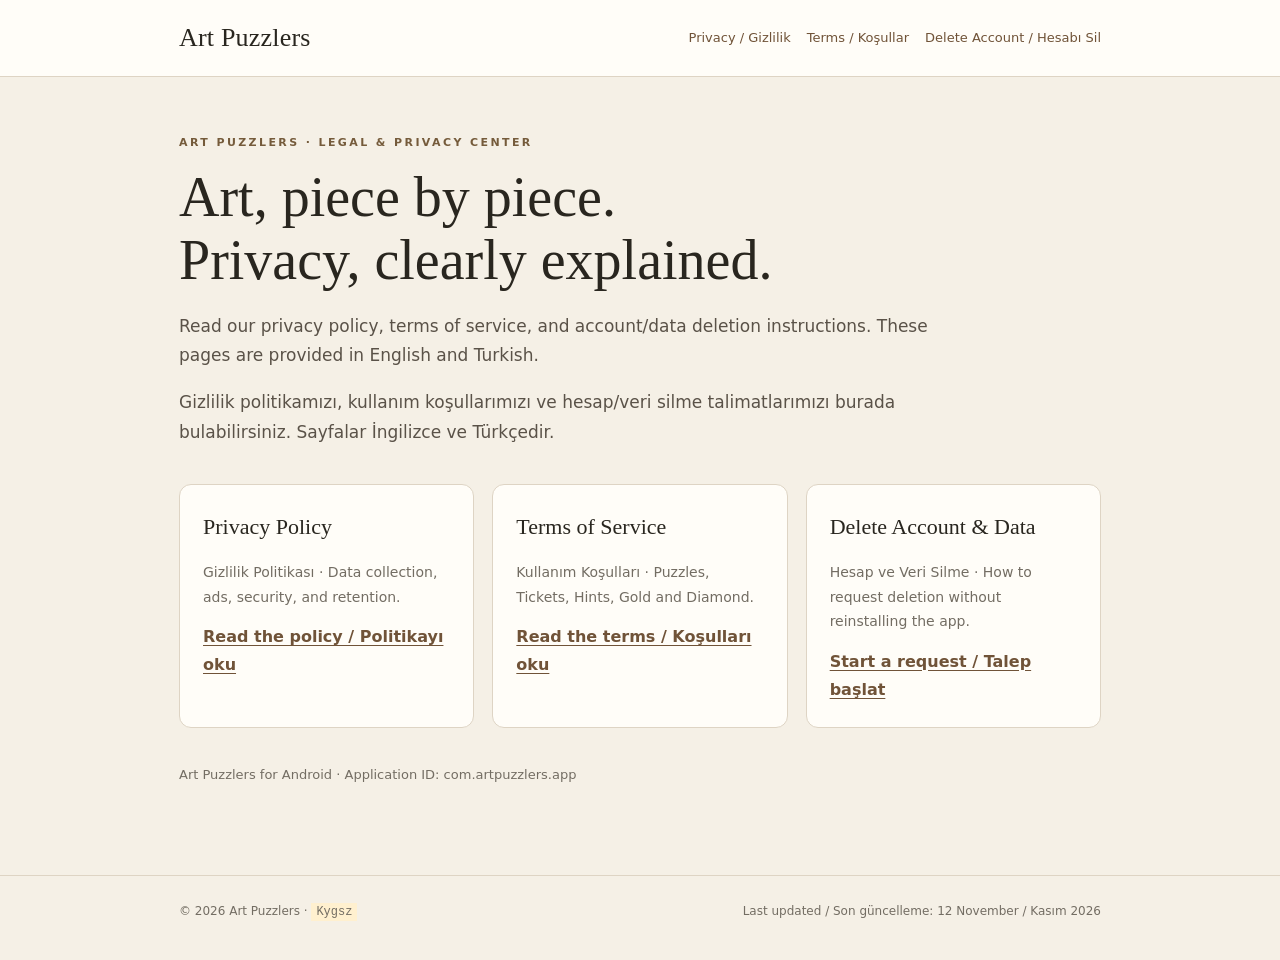
<file: index.html>
<!doctype html><html lang="en"><head><meta charset="utf-8"><meta name="viewport" content="width=device-width, initial-scale=1"><meta name="description" content="Legal and privacy information for Art Puzzlers."><title>Legal & Privacy Center | Art Puzzlers</title><link rel="stylesheet" href="style.css"></head><body><header><div class="wrap top"><a class="brand" href="index.html">Art Puzzlers</a><nav aria-label="Legal pages"><a href="privacy.html">Privacy / Gizlilik</a><a href="terms.html">Terms / Koşullar</a><a href="delete-account.html">Delete Account / Hesabı Sil</a></nav></div></header><main><div class="wrap"><div class="hero"><div class="kicker">Art Puzzlers · Legal & privacy center</div><h1>Art, piece by piece.<br>Privacy, clearly explained.</h1><p class="lead">Read our privacy policy, terms of service, and account/data deletion instructions. These pages are provided in English and Turkish.</p><p class="lead" lang="tr">Gizlilik politikamızı, kullanım koşullarımızı ve hesap/veri silme talimatlarımızı burada bulabilirsiniz. Sayfalar İngilizce ve Türkçedir.</p></div><div class="linkgrid"><article class="panel"><h2>Privacy Policy</h2><p>Gizlilik Politikası · Data collection, ads, security, and retention.</p><a href="privacy.html">Read the policy / Politikayı oku</a></article><article class="panel"><h2>Terms of Service</h2><p>Kullanım Koşulları · Puzzles, Tickets, Hints, Gold and Diamond.</p><a href="terms.html">Read the terms / Koşulları oku</a></article><article class="panel"><h2>Delete Account & Data</h2><p>Hesap ve Veri Silme · How to request deletion without reinstalling the app.</p><a href="delete-account.html">Start a request / Talep başlat</a></article></div><p class="meta">Art Puzzlers for Android · Application ID: com.artpuzzlers.app</p></div></main><footer><div class="wrap"><span>© 2026 Art Puzzlers · <span class="placeholder">Kygsz</span></span><span>Last updated / Son güncelleme: 12 November / Kasım 2026</span></div></footer></body></html>
</file>
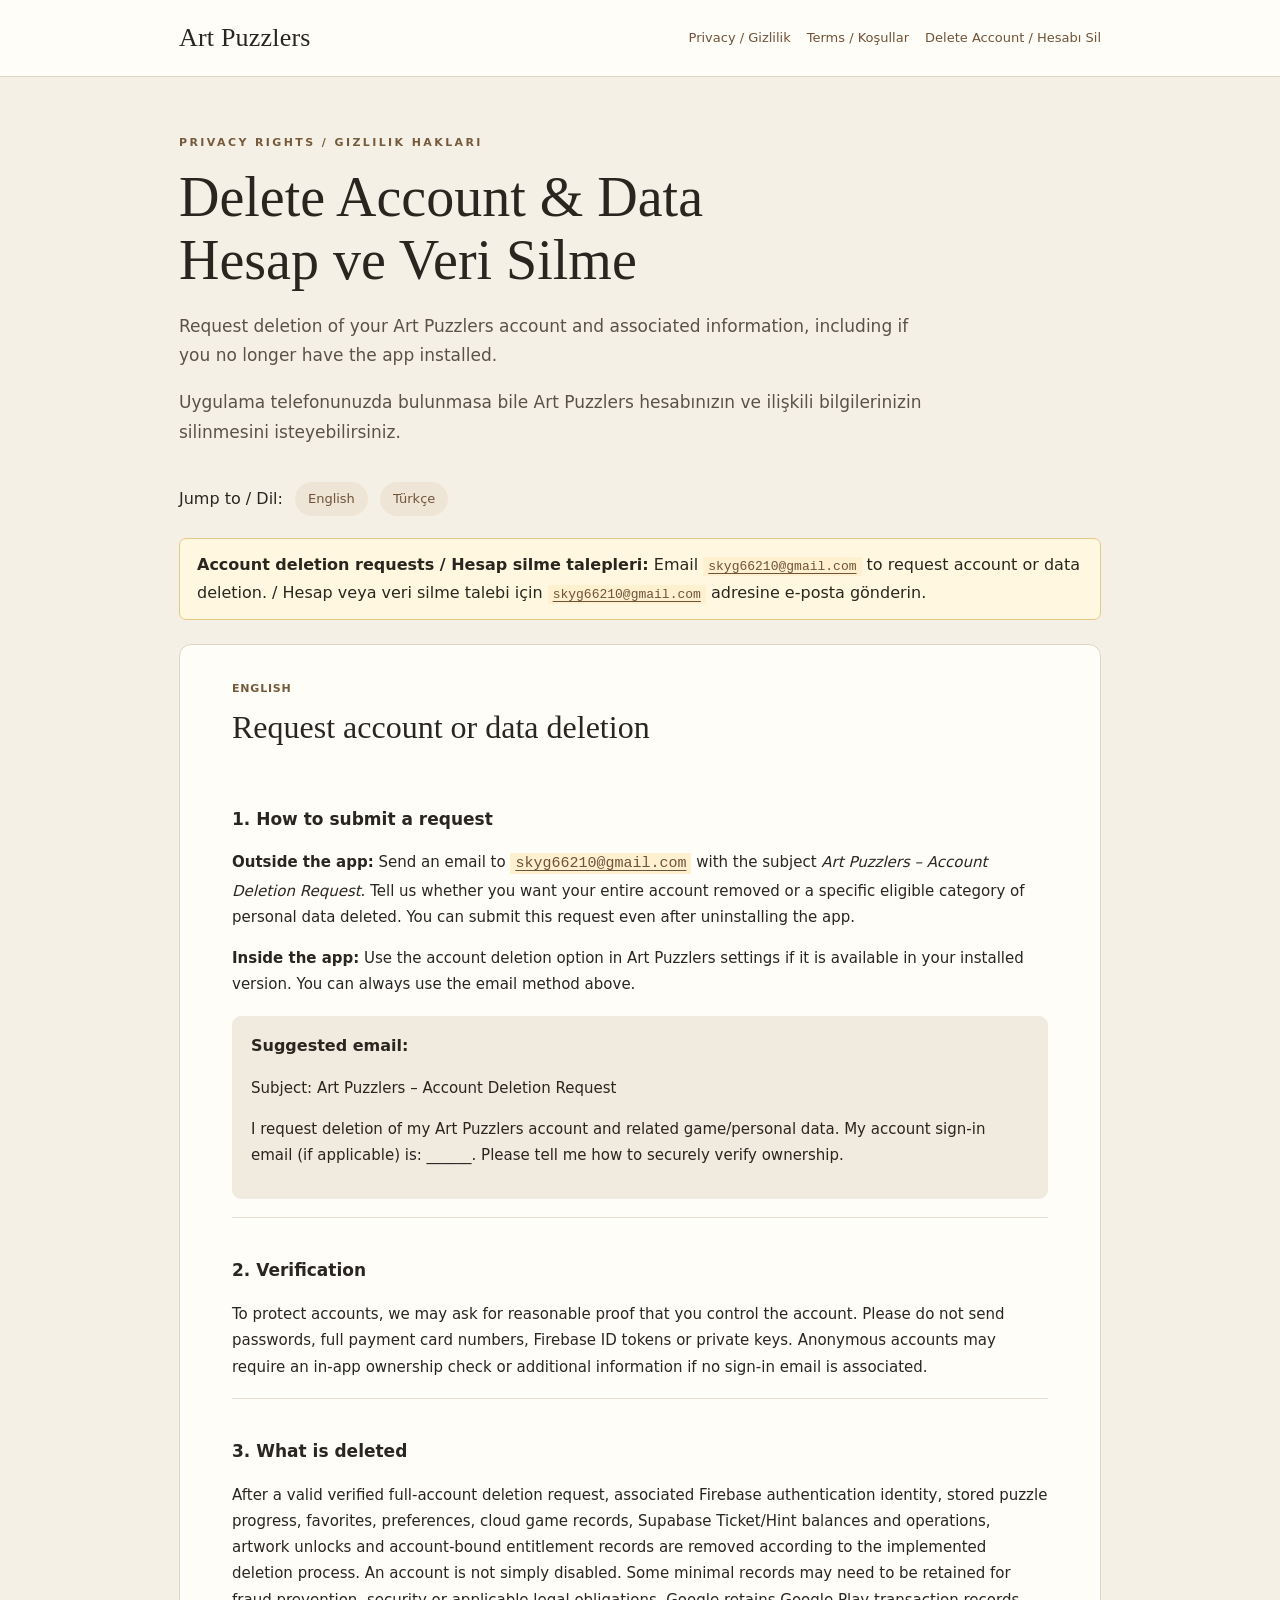
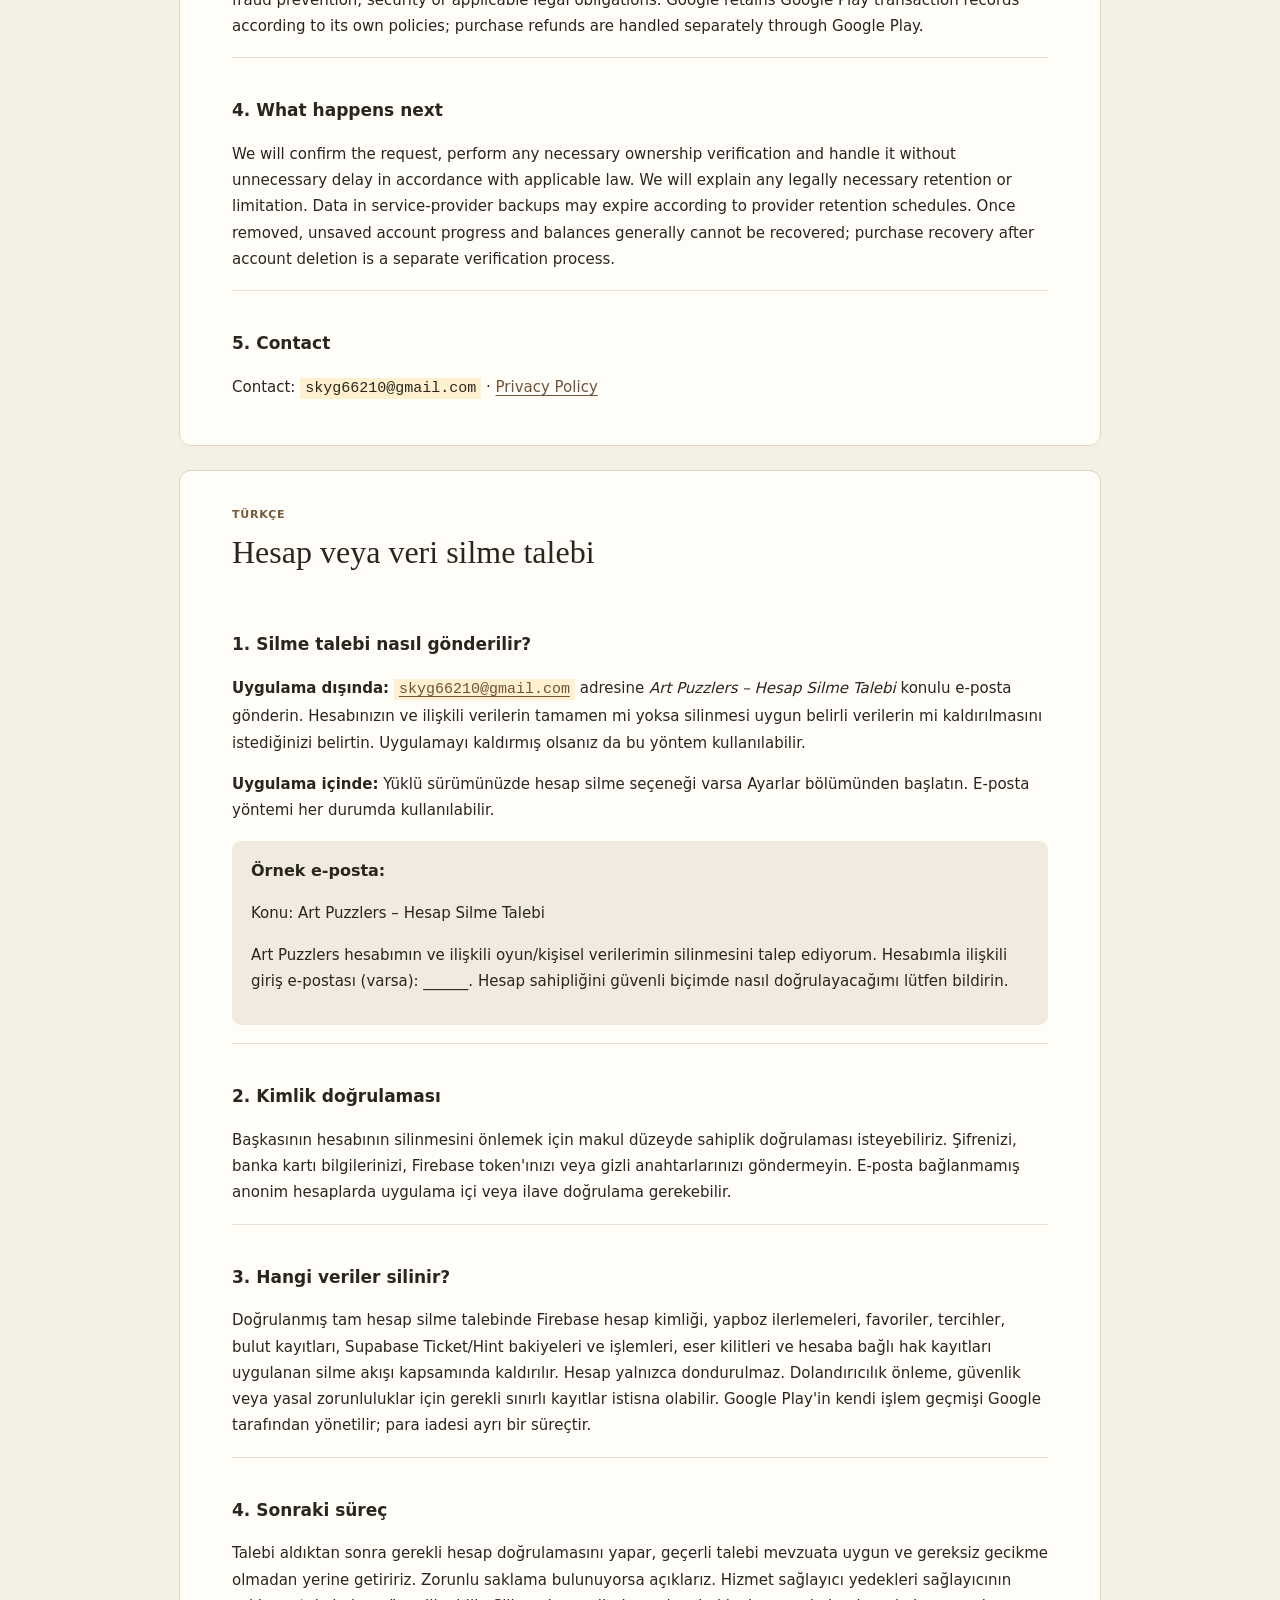
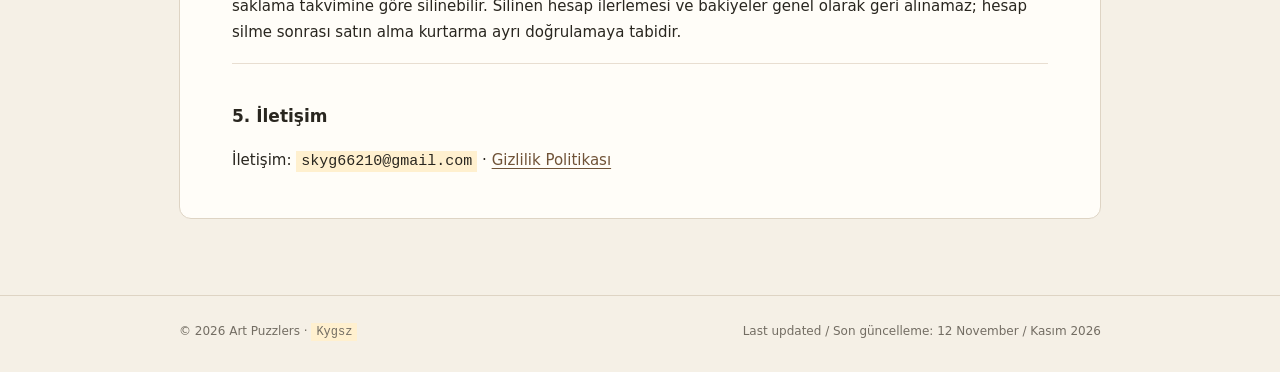
<file: delete-account.html>
<!doctype html><html lang="en"><head><meta charset="utf-8"><meta name="viewport" content="width=device-width, initial-scale=1"><meta name="description" content="How to request deletion of an Art Puzzlers account and associated data."><title>Delete Account & Data / Hesap ve Veri Silme | Art Puzzlers</title><link rel="stylesheet" href="style.css"></head><body><header><div class="wrap top"><a class="brand" href="index.html">Art Puzzlers</a><nav aria-label="Legal pages"><a href="privacy.html">Privacy / Gizlilik</a><a href="terms.html">Terms / Koşullar</a><a href="delete-account.html">Delete Account / Hesabı Sil</a></nav></div></header><main><div class="wrap"><div class="hero"><div class="kicker">Privacy rights / Gizlilik hakları</div><h1>Delete Account & Data<br><span lang="tr">Hesap ve Veri Silme</span></h1><p class="lead">Request deletion of your Art Puzzlers account and associated information, including if you no longer have the app installed.</p><p class="lead" lang="tr">Uygulama telefonunuzda bulunmasa bile Art Puzzlers hesabınızın ve ilişkili bilgilerinizin silinmesini isteyebilirsiniz.</p><div class="langbar"><span>Jump to / Dil:</span><a href="#en">English</a><a href="#tr">Türkçe</a></div></div>
<div class="notice"><strong>Account deletion requests / Hesap silme talepleri:</strong> Email <a href="mailto:skyg66210@gmail.com" class="placeholder">skyg66210@gmail.com</a> to request account or data deletion. / Hesap veya veri silme talebi için <a href="mailto:skyg66210@gmail.com" class="placeholder">skyg66210@gmail.com</a> adresine e-posta gönderin.</div>
<article id="en" lang="en" class="policy"><span class="tag">English</span><h2>Request account or data deletion</h2>
<section><h3>1. How to submit a request</h3><p><strong>Outside the app:</strong> Send an email to <a href="mailto:skyg66210@gmail.com?subject=Art%20Puzzlers%20-%20Account%20Deletion%20Request" class="placeholder">skyg66210@gmail.com</a> with the subject <em>Art Puzzlers – Account Deletion Request</em>. Tell us whether you want your entire account removed or a specific eligible category of personal data deleted. You can submit this request even after uninstalling the app.</p><p><strong>Inside the app:</strong> Use the account deletion option in Art Puzzlers settings if it is available in your installed version. You can always use the email method above.</p><div class="request"><strong>Suggested email:</strong><p>Subject: Art Puzzlers – Account Deletion Request</p><p>I request deletion of my Art Puzzlers account and related game/personal data. My account sign-in email (if applicable) is: ______. Please tell me how to securely verify ownership.</p></div></section>
<section><h3>2. Verification</h3><p>To protect accounts, we may ask for reasonable proof that you control the account. Please do not send passwords, full payment card numbers, Firebase ID tokens or private keys. Anonymous accounts may require an in-app ownership check or additional information if no sign-in email is associated.</p></section>
<section><h3>3. What is deleted</h3><p>After a valid verified full-account deletion request, associated Firebase authentication identity, stored puzzle progress, favorites, preferences, cloud game records, Supabase Ticket/Hint balances and operations, artwork unlocks and account-bound entitlement records are removed according to the implemented deletion process. An account is not simply disabled. Some minimal records may need to be retained for fraud prevention, security or applicable legal obligations. Google retains Google Play transaction records according to its own policies; purchase refunds are handled separately through Google Play.</p></section>
<section><h3>4. What happens next</h3><p>We will confirm the request, perform any necessary ownership verification and handle it without unnecessary delay in accordance with applicable law. We will explain any legally necessary retention or limitation. Data in service-provider backups may expire according to provider retention schedules. Once removed, unsaved account progress and balances generally cannot be recovered; purchase recovery after account deletion is a separate verification process.</p></section>
<section><h3>5. Contact</h3><p>Contact: <span class="placeholder">skyg66210@gmail.com</span> · <a href="privacy.html">Privacy Policy</a></p></section></article>
<article id="tr" lang="tr" class="policy"><span class="tag">Türkçe</span><h2>Hesap veya veri silme talebi</h2>
<section><h3>1. Silme talebi nasıl gönderilir?</h3><p><strong>Uygulama dışında:</strong> <a href="mailto:skyg66210@gmail.com?subject=Art%20Puzzlers%20-%20Hesap%20Silme%20Talebi" class="placeholder">skyg66210@gmail.com</a> adresine <em>Art Puzzlers – Hesap Silme Talebi</em> konulu e-posta gönderin. Hesabınızın ve ilişkili verilerin tamamen mi yoksa silinmesi uygun belirli verilerin mi kaldırılmasını istediğinizi belirtin. Uygulamayı kaldırmış olsanız da bu yöntem kullanılabilir.</p><p><strong>Uygulama içinde:</strong> Yüklü sürümünüzde hesap silme seçeneği varsa Ayarlar bölümünden başlatın. E-posta yöntemi her durumda kullanılabilir.</p><div class="request"><strong>Örnek e-posta:</strong><p>Konu: Art Puzzlers – Hesap Silme Talebi</p><p>Art Puzzlers hesabımın ve ilişkili oyun/kişisel verilerimin silinmesini talep ediyorum. Hesabımla ilişkili giriş e-postası (varsa): ______. Hesap sahipliğini güvenli biçimde nasıl doğrulayacağımı lütfen bildirin.</p></div></section>
<section><h3>2. Kimlik doğrulaması</h3><p>Başkasının hesabının silinmesini önlemek için makul düzeyde sahiplik doğrulaması isteyebiliriz. Şifrenizi, banka kartı bilgilerinizi, Firebase token'ınızı veya gizli anahtarlarınızı göndermeyin. E-posta bağlanmamış anonim hesaplarda uygulama içi veya ilave doğrulama gerekebilir.</p></section>
<section><h3>3. Hangi veriler silinir?</h3><p>Doğrulanmış tam hesap silme talebinde Firebase hesap kimliği, yapboz ilerlemeleri, favoriler, tercihler, bulut kayıtları, Supabase Ticket/Hint bakiyeleri ve işlemleri, eser kilitleri ve hesaba bağlı hak kayıtları uygulanan silme akışı kapsamında kaldırılır. Hesap yalnızca dondurulmaz. Dolandırıcılık önleme, güvenlik veya yasal zorunluluklar için gerekli sınırlı kayıtlar istisna olabilir. Google Play'in kendi işlem geçmişi Google tarafından yönetilir; para iadesi ayrı bir süreçtir.</p></section>
<section><h3>4. Sonraki süreç</h3><p>Talebi aldıktan sonra gerekli hesap doğrulamasını yapar, geçerli talebi mevzuata uygun ve gereksiz gecikme olmadan yerine getiririz. Zorunlu saklama bulunuyorsa açıklarız. Hizmet sağlayıcı yedekleri sağlayıcının saklama takvimine göre silinebilir. Silinen hesap ilerlemesi ve bakiyeler genel olarak geri alınamaz; hesap silme sonrası satın alma kurtarma ayrı doğrulamaya tabidir.</p></section>
<section><h3>5. İletişim</h3><p>İletişim: <span class="placeholder">skyg66210@gmail.com</span> · <a href="privacy.html">Gizlilik Politikası</a></p></section></article></div></main><footer><div class="wrap"><span>© 2026 Art Puzzlers · <span class="placeholder">Kygsz</span></span><span>Last updated / Son güncelleme: 12 November / Kasım 2026</span></div></footer></body></html>
</file>
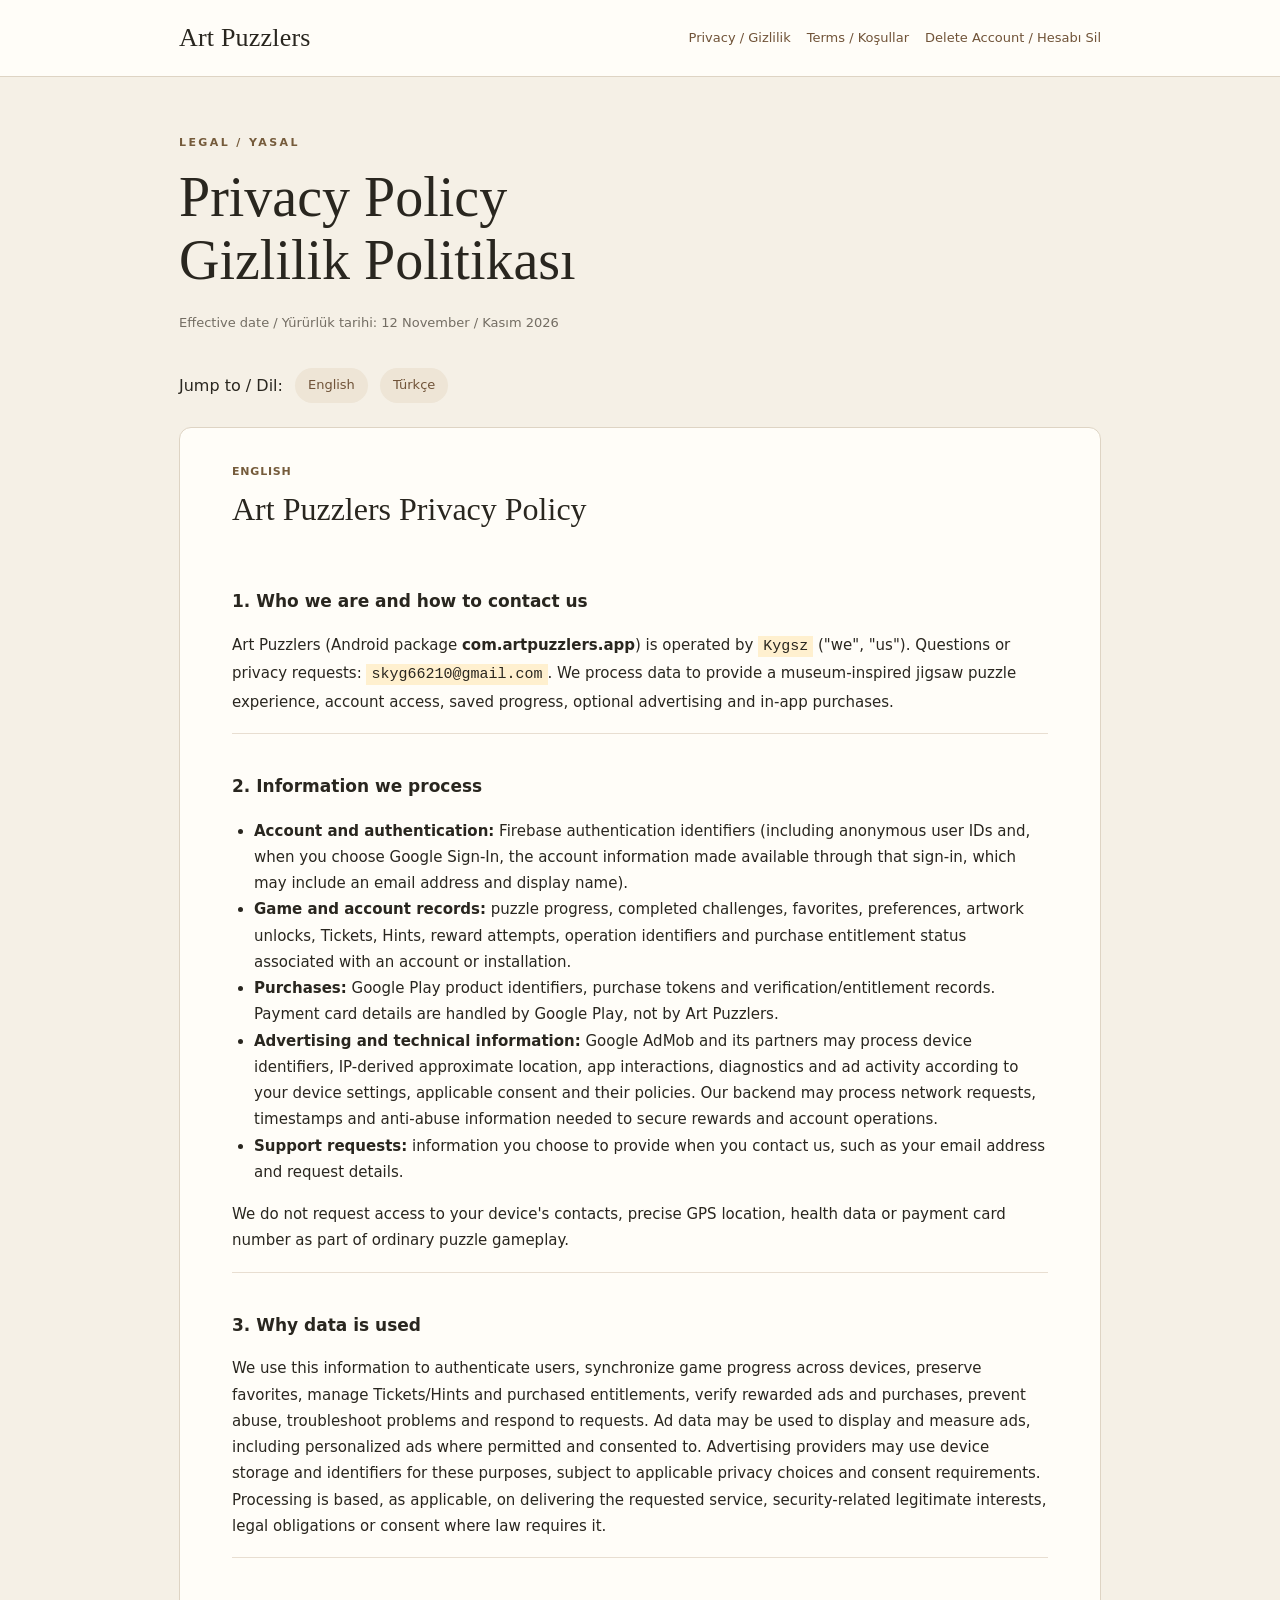
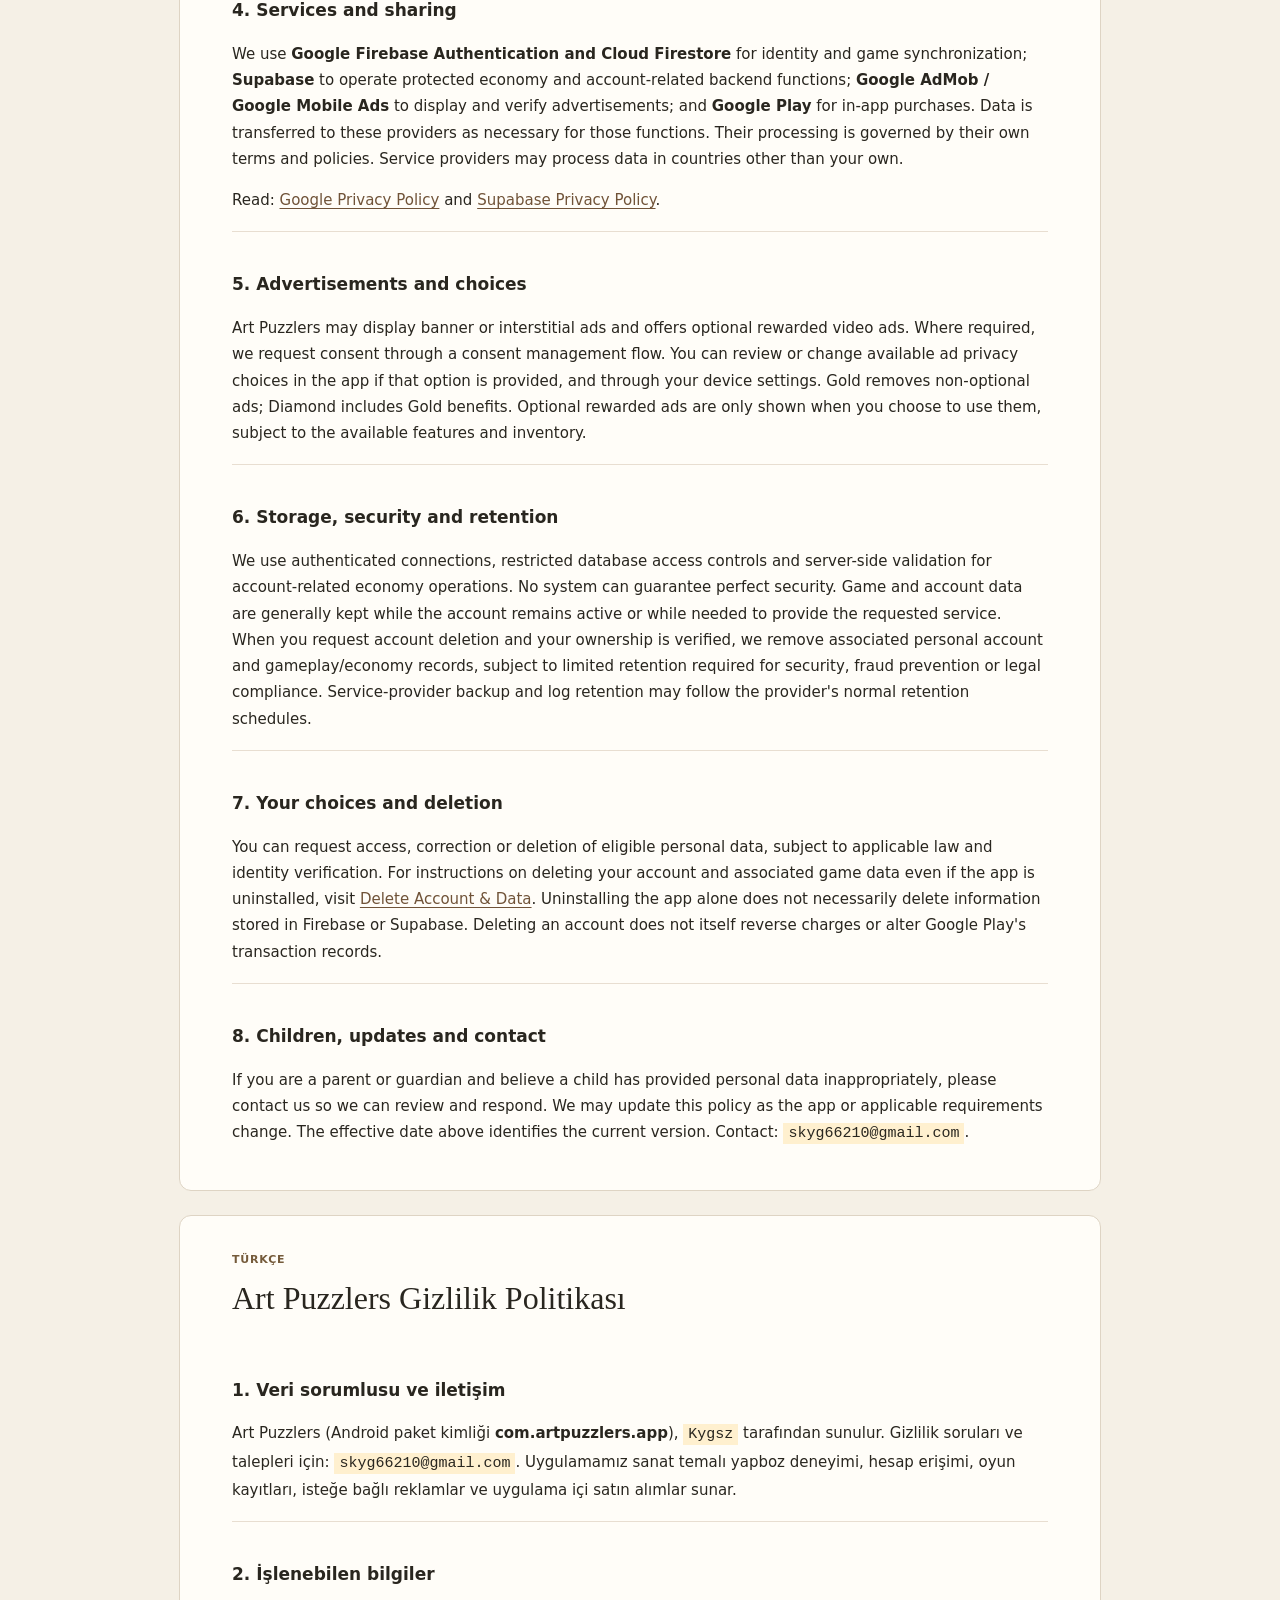
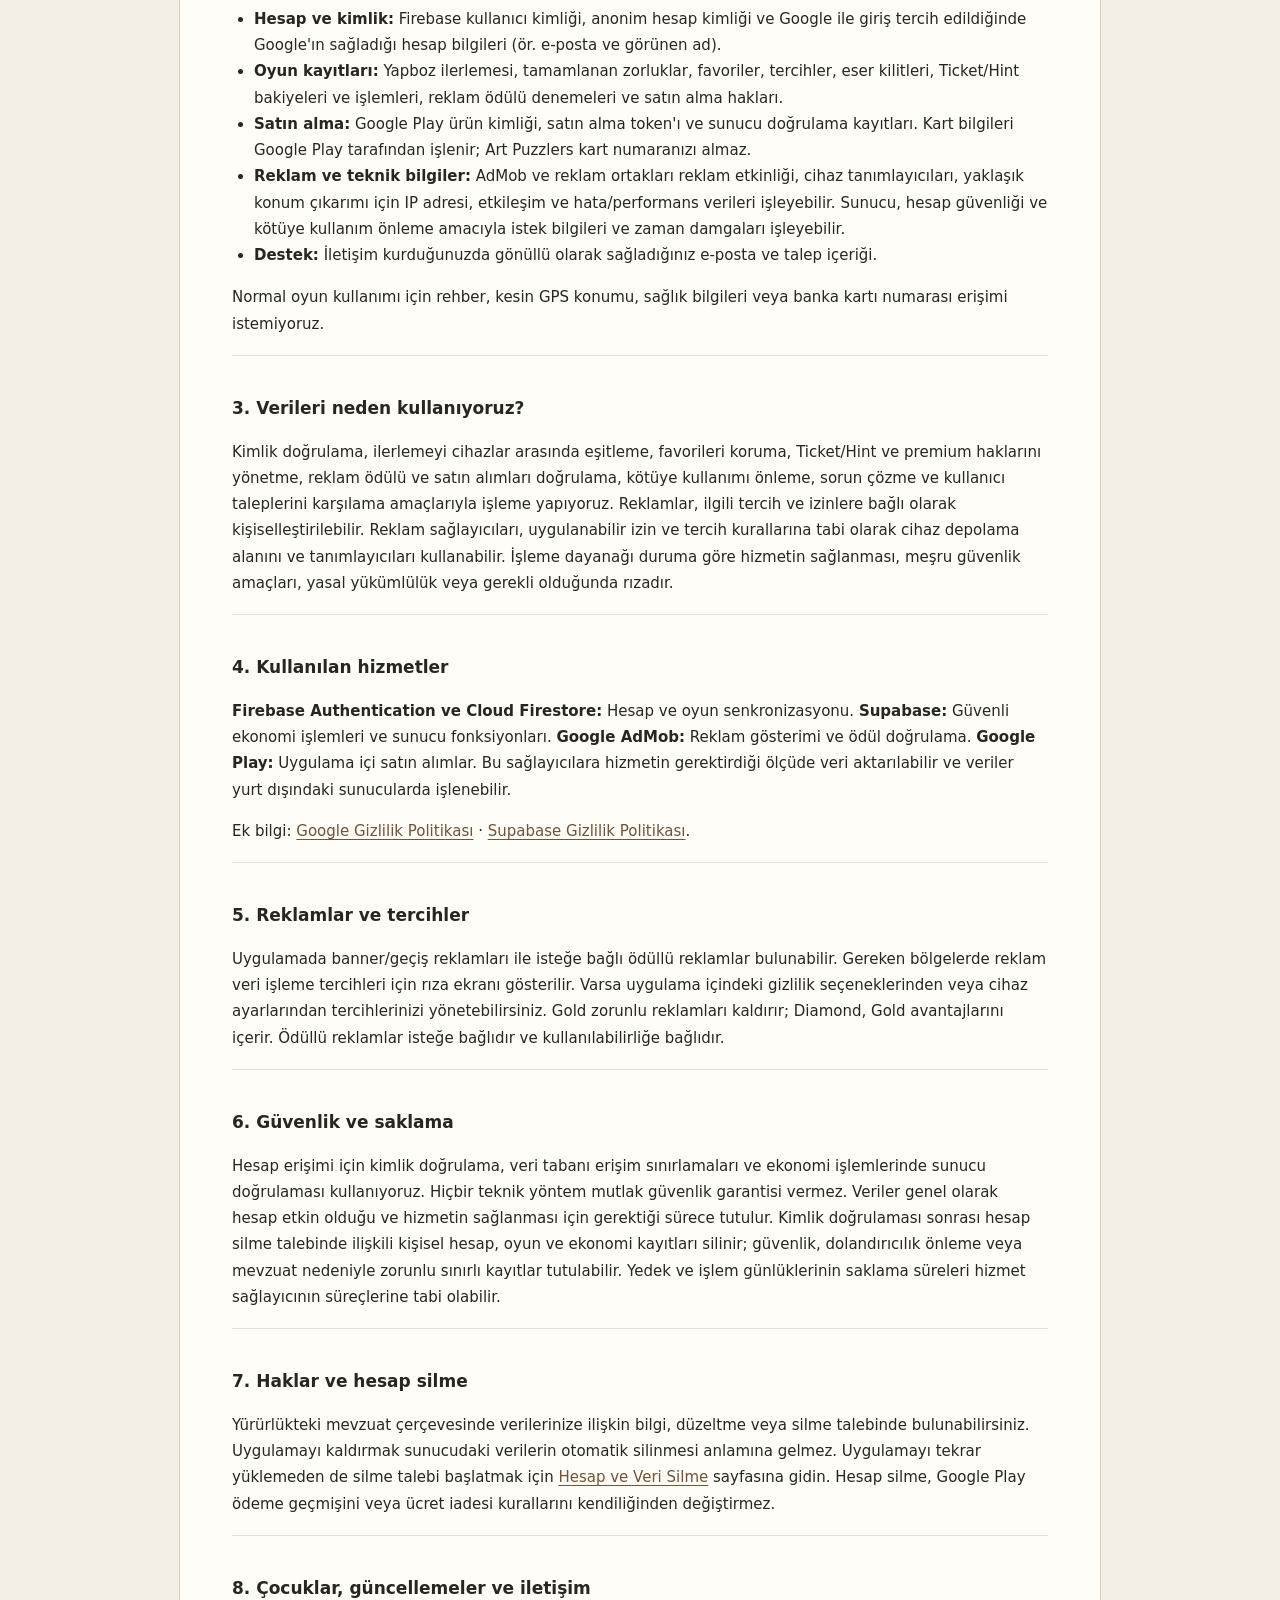
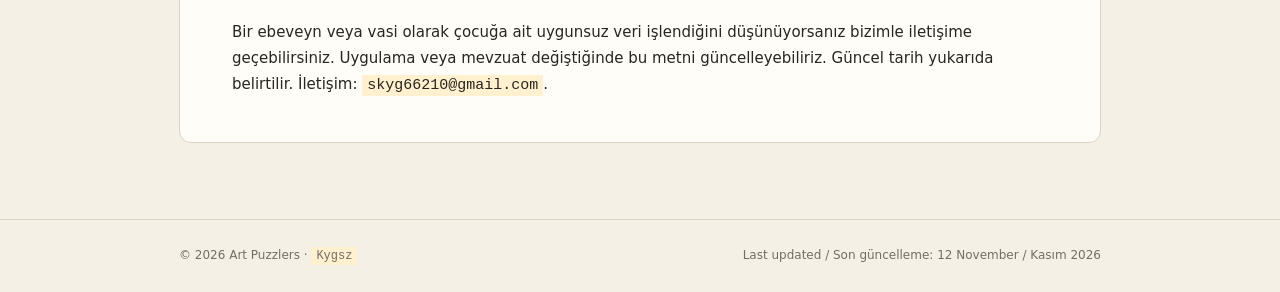
<file: privacy.html>
<!doctype html><html lang="en"><head><meta charset="utf-8"><meta name="viewport" content="width=device-width, initial-scale=1"><meta name="description" content="Art Puzzlers privacy policy in English and Turkish."><title>Privacy Policy / Gizlilik Politikası | Art Puzzlers</title><link rel="stylesheet" href="style.css"></head><body><header><div class="wrap top"><a class="brand" href="index.html">Art Puzzlers</a><nav aria-label="Legal pages"><a href="privacy.html">Privacy / Gizlilik</a><a href="terms.html">Terms / Koşullar</a><a href="delete-account.html">Delete Account / Hesabı Sil</a></nav></div></header><main><div class="wrap"><div class="hero"><div class="kicker">Legal / Yasal</div><h1>Privacy Policy<br><span lang="tr">Gizlilik Politikası</span></h1><p class="meta">Effective date / Yürürlük tarihi: 12 November / Kasım 2026</p><div class="langbar"><span>Jump to / Dil:</span><a href="#en">English</a><a href="#tr">Türkçe</a></div></div>
<article id="en" lang="en" class="policy"><span class="tag">English</span><h2>Art Puzzlers Privacy Policy</h2>
<section><h3>1. Who we are and how to contact us</h3><p>Art Puzzlers (Android package <strong>com.artpuzzlers.app</strong>) is operated by <span class="placeholder">Kygsz</span> ("we", "us"). Questions or privacy requests: <span class="placeholder">skyg66210@gmail.com</span>. We process data to provide a museum-inspired jigsaw puzzle experience, account access, saved progress, optional advertising and in-app purchases.</p></section>
<section><h3>2. Information we process</h3><ul><li><strong>Account and authentication:</strong> Firebase authentication identifiers (including anonymous user IDs and, when you choose Google Sign-In, the account information made available through that sign-in, which may include an email address and display name).</li><li><strong>Game and account records:</strong> puzzle progress, completed challenges, favorites, preferences, artwork unlocks, Tickets, Hints, reward attempts, operation identifiers and purchase entitlement status associated with an account or installation.</li><li><strong>Purchases:</strong> Google Play product identifiers, purchase tokens and verification/entitlement records. Payment card details are handled by Google Play, not by Art Puzzlers.</li><li><strong>Advertising and technical information:</strong> Google AdMob and its partners may process device identifiers, IP-derived approximate location, app interactions, diagnostics and ad activity according to your device settings, applicable consent and their policies. Our backend may process network requests, timestamps and anti-abuse information needed to secure rewards and account operations.</li><li><strong>Support requests:</strong> information you choose to provide when you contact us, such as your email address and request details.</li></ul><p>We do not request access to your device's contacts, precise GPS location, health data or payment card number as part of ordinary puzzle gameplay.</p></section>
<section><h3>3. Why data is used</h3><p>We use this information to authenticate users, synchronize game progress across devices, preserve favorites, manage Tickets/Hints and purchased entitlements, verify rewarded ads and purchases, prevent abuse, troubleshoot problems and respond to requests. Ad data may be used to display and measure ads, including personalized ads where permitted and consented to. Advertising providers may use device storage and identifiers for these purposes, subject to applicable privacy choices and consent requirements. Processing is based, as applicable, on delivering the requested service, security-related legitimate interests, legal obligations or consent where law requires it.</p></section>
<section><h3>4. Services and sharing</h3><p>We use <strong>Google Firebase Authentication and Cloud Firestore</strong> for identity and game synchronization; <strong>Supabase</strong> to operate protected economy and account-related backend functions; <strong>Google AdMob / Google Mobile Ads</strong> to display and verify advertisements; and <strong>Google Play</strong> for in-app purchases. Data is transferred to these providers as necessary for those functions. Their processing is governed by their own terms and policies. Service providers may process data in countries other than your own.</p><p>Read: <a href="https://policies.google.com/privacy">Google Privacy Policy</a> and <a href="https://supabase.com/privacy">Supabase Privacy Policy</a>.</p></section>
<section><h3>5. Advertisements and choices</h3><p>Art Puzzlers may display banner or interstitial ads and offers optional rewarded video ads. Where required, we request consent through a consent management flow. You can review or change available ad privacy choices in the app if that option is provided, and through your device settings. Gold removes non-optional ads; Diamond includes Gold benefits. Optional rewarded ads are only shown when you choose to use them, subject to the available features and inventory.</p></section>
<section><h3>6. Storage, security and retention</h3><p>We use authenticated connections, restricted database access controls and server-side validation for account-related economy operations. No system can guarantee perfect security. Game and account data are generally kept while the account remains active or while needed to provide the requested service. When you request account deletion and your ownership is verified, we remove associated personal account and gameplay/economy records, subject to limited retention required for security, fraud prevention or legal compliance. Service-provider backup and log retention may follow the provider's normal retention schedules.</p></section>
<section><h3>7. Your choices and deletion</h3><p>You can request access, correction or deletion of eligible personal data, subject to applicable law and identity verification. For instructions on deleting your account and associated game data even if the app is uninstalled, visit <a href="delete-account.html">Delete Account & Data</a>. Uninstalling the app alone does not necessarily delete information stored in Firebase or Supabase. Deleting an account does not itself reverse charges or alter Google Play's transaction records.</p></section>
<section><h3>8. Children, updates and contact</h3><p>If you are a parent or guardian and believe a child has provided personal data inappropriately, please contact us so we can review and respond. We may update this policy as the app or applicable requirements change. The effective date above identifies the current version. Contact: <span class="placeholder">skyg66210@gmail.com</span>.</p></section></article>
<article id="tr" lang="tr" class="policy"><span class="tag">Türkçe</span><h2>Art Puzzlers Gizlilik Politikası</h2>
<section><h3>1. Veri sorumlusu ve iletişim</h3><p>Art Puzzlers (Android paket kimliği <strong>com.artpuzzlers.app</strong>), <span class="placeholder">Kygsz</span> tarafından sunulur. Gizlilik soruları ve talepleri için: <span class="placeholder">skyg66210@gmail.com</span>. Uygulamamız sanat temalı yapboz deneyimi, hesap erişimi, oyun kayıtları, isteğe bağlı reklamlar ve uygulama içi satın alımlar sunar.</p></section>
<section><h3>2. İşlenebilen bilgiler</h3><ul><li><strong>Hesap ve kimlik:</strong> Firebase kullanıcı kimliği, anonim hesap kimliği ve Google ile giriş tercih edildiğinde Google'ın sağladığı hesap bilgileri (ör. e-posta ve görünen ad).</li><li><strong>Oyun kayıtları:</strong> Yapboz ilerlemesi, tamamlanan zorluklar, favoriler, tercihler, eser kilitleri, Ticket/Hint bakiyeleri ve işlemleri, reklam ödülü denemeleri ve satın alma hakları.</li><li><strong>Satın alma:</strong> Google Play ürün kimliği, satın alma token'ı ve sunucu doğrulama kayıtları. Kart bilgileri Google Play tarafından işlenir; Art Puzzlers kart numaranızı almaz.</li><li><strong>Reklam ve teknik bilgiler:</strong> AdMob ve reklam ortakları reklam etkinliği, cihaz tanımlayıcıları, yaklaşık konum çıkarımı için IP adresi, etkileşim ve hata/performans verileri işleyebilir. Sunucu, hesap güvenliği ve kötüye kullanım önleme amacıyla istek bilgileri ve zaman damgaları işleyebilir.</li><li><strong>Destek:</strong> İletişim kurduğunuzda gönüllü olarak sağladığınız e-posta ve talep içeriği.</li></ul><p>Normal oyun kullanımı için rehber, kesin GPS konumu, sağlık bilgileri veya banka kartı numarası erişimi istemiyoruz.</p></section>
<section><h3>3. Verileri neden kullanıyoruz?</h3><p>Kimlik doğrulama, ilerlemeyi cihazlar arasında eşitleme, favorileri koruma, Ticket/Hint ve premium haklarını yönetme, reklam ödülü ve satın alımları doğrulama, kötüye kullanımı önleme, sorun çözme ve kullanıcı taleplerini karşılama amaçlarıyla işleme yapıyoruz. Reklamlar, ilgili tercih ve izinlere bağlı olarak kişiselleştirilebilir. Reklam sağlayıcıları, uygulanabilir izin ve tercih kurallarına tabi olarak cihaz depolama alanını ve tanımlayıcıları kullanabilir. İşleme dayanağı duruma göre hizmetin sağlanması, meşru güvenlik amaçları, yasal yükümlülük veya gerekli olduğunda rızadır.</p></section>
<section><h3>4. Kullanılan hizmetler</h3><p><strong>Firebase Authentication ve Cloud Firestore:</strong> Hesap ve oyun senkronizasyonu. <strong>Supabase:</strong> Güvenli ekonomi işlemleri ve sunucu fonksiyonları. <strong>Google AdMob:</strong> Reklam gösterimi ve ödül doğrulama. <strong>Google Play:</strong> Uygulama içi satın alımlar. Bu sağlayıcılara hizmetin gerektirdiği ölçüde veri aktarılabilir ve veriler yurt dışındaki sunucularda işlenebilir.</p><p>Ek bilgi: <a href="https://policies.google.com/privacy">Google Gizlilik Politikası</a> · <a href="https://supabase.com/privacy">Supabase Gizlilik Politikası</a>.</p></section>
<section><h3>5. Reklamlar ve tercihler</h3><p>Uygulamada banner/geçiş reklamları ile isteğe bağlı ödüllü reklamlar bulunabilir. Gereken bölgelerde reklam veri işleme tercihleri için rıza ekranı gösterilir. Varsa uygulama içindeki gizlilik seçeneklerinden veya cihaz ayarlarından tercihlerinizi yönetebilirsiniz. Gold zorunlu reklamları kaldırır; Diamond, Gold avantajlarını içerir. Ödüllü reklamlar isteğe bağlıdır ve kullanılabilirliğe bağlıdır.</p></section>
<section><h3>6. Güvenlik ve saklama</h3><p>Hesap erişimi için kimlik doğrulama, veri tabanı erişim sınırlamaları ve ekonomi işlemlerinde sunucu doğrulaması kullanıyoruz. Hiçbir teknik yöntem mutlak güvenlik garantisi vermez. Veriler genel olarak hesap etkin olduğu ve hizmetin sağlanması için gerektiği sürece tutulur. Kimlik doğrulaması sonrası hesap silme talebinde ilişkili kişisel hesap, oyun ve ekonomi kayıtları silinir; güvenlik, dolandırıcılık önleme veya mevzuat nedeniyle zorunlu sınırlı kayıtlar tutulabilir. Yedek ve işlem günlüklerinin saklama süreleri hizmet sağlayıcının süreçlerine tabi olabilir.</p></section>
<section><h3>7. Haklar ve hesap silme</h3><p>Yürürlükteki mevzuat çerçevesinde verilerinize ilişkin bilgi, düzeltme veya silme talebinde bulunabilirsiniz. Uygulamayı kaldırmak sunucudaki verilerin otomatik silinmesi anlamına gelmez. Uygulamayı tekrar yüklemeden de silme talebi başlatmak için <a href="delete-account.html">Hesap ve Veri Silme</a> sayfasına gidin. Hesap silme, Google Play ödeme geçmişini veya ücret iadesi kurallarını kendiliğinden değiştirmez.</p></section>
<section><h3>8. Çocuklar, güncellemeler ve iletişim</h3><p>Bir ebeveyn veya vasi olarak çocuğa ait uygunsuz veri işlendiğini düşünüyorsanız bizimle iletişime geçebilirsiniz. Uygulama veya mevzuat değiştiğinde bu metni güncelleyebiliriz. Güncel tarih yukarıda belirtilir. İletişim: <span class="placeholder">skyg66210@gmail.com</span>.</p></section></article></div></main><footer><div class="wrap"><span>© 2026 Art Puzzlers · <span class="placeholder">Kygsz</span></span><span>Last updated / Son güncelleme: 12 November / Kasım 2026</span></div></footer></body></html>
</file>
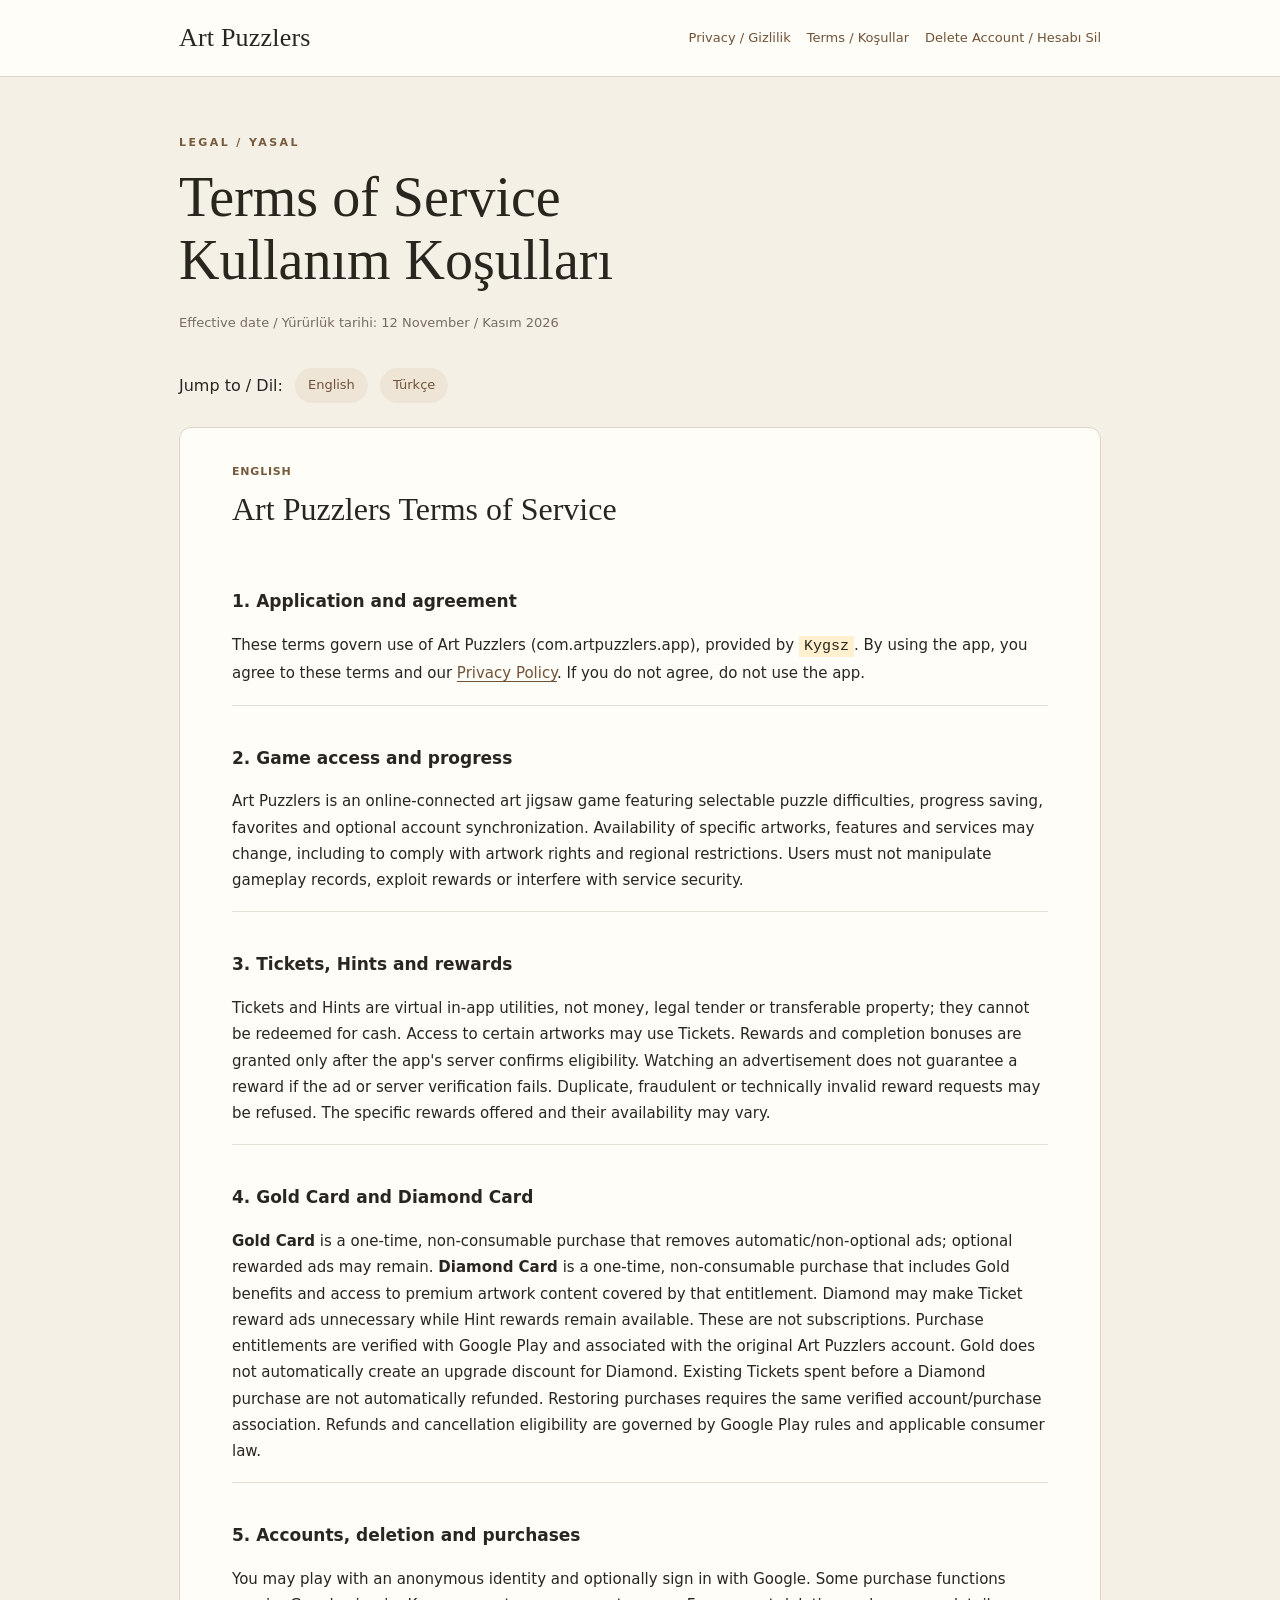
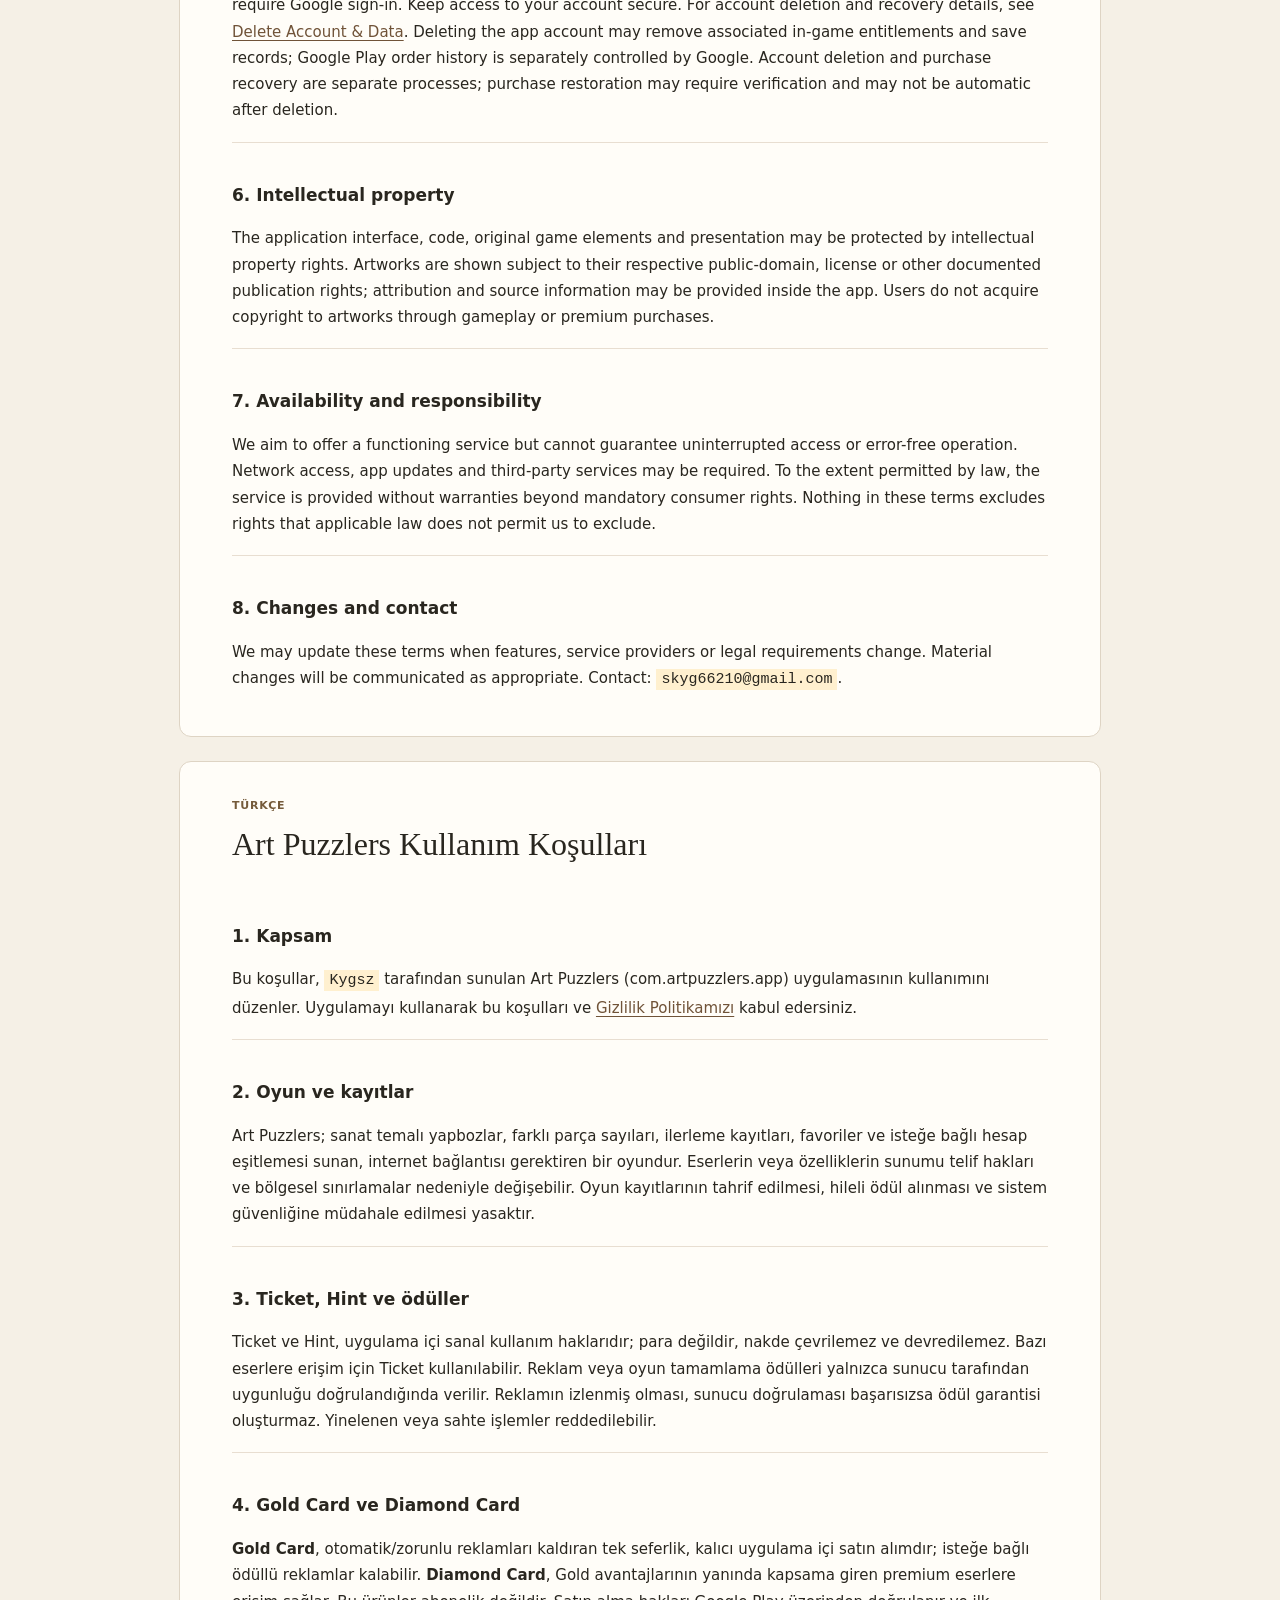
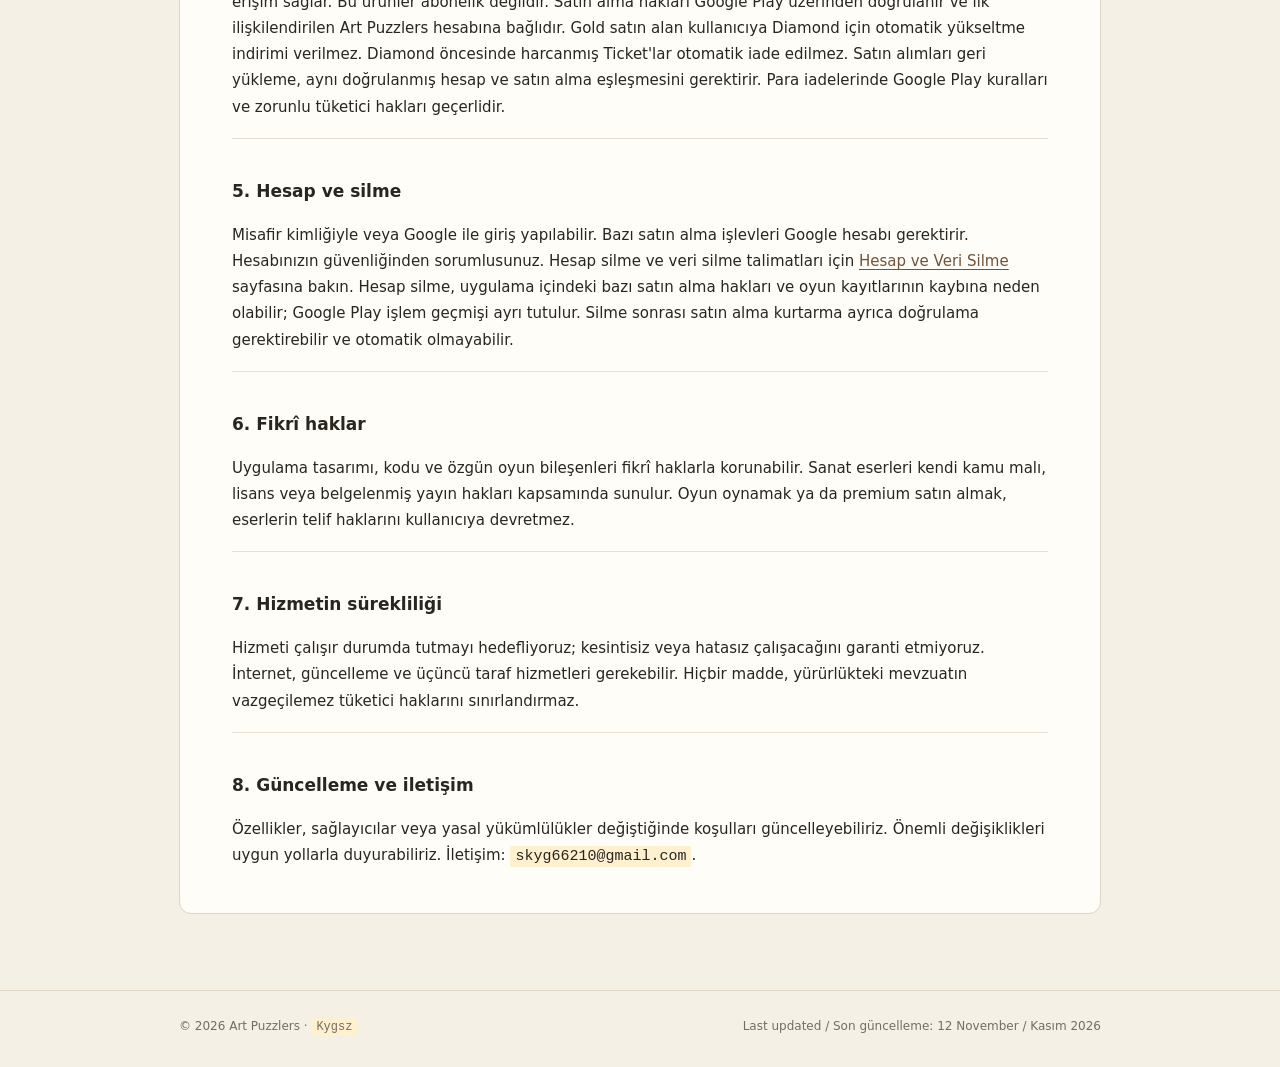
<file: terms.html>
<!doctype html><html lang="en"><head><meta charset="utf-8"><meta name="viewport" content="width=device-width, initial-scale=1"><meta name="description" content="Art Puzzlers terms in English and Turkish."><title>Terms of Service / Kullanım Koşulları | Art Puzzlers</title><link rel="stylesheet" href="style.css"></head><body><header><div class="wrap top"><a class="brand" href="index.html">Art Puzzlers</a><nav aria-label="Legal pages"><a href="privacy.html">Privacy / Gizlilik</a><a href="terms.html">Terms / Koşullar</a><a href="delete-account.html">Delete Account / Hesabı Sil</a></nav></div></header><main><div class="wrap"><div class="hero"><div class="kicker">Legal / Yasal</div><h1>Terms of Service<br><span lang="tr">Kullanım Koşulları</span></h1><p class="meta">Effective date / Yürürlük tarihi: 12 November / Kasım 2026</p><div class="langbar"><span>Jump to / Dil:</span><a href="#en">English</a><a href="#tr">Türkçe</a></div></div>
<article id="en" lang="en" class="policy"><span class="tag">English</span><h2>Art Puzzlers Terms of Service</h2>
<section><h3>1. Application and agreement</h3><p>These terms govern use of Art Puzzlers (com.artpuzzlers.app), provided by <span class="placeholder">Kygsz</span>. By using the app, you agree to these terms and our <a href="privacy.html">Privacy Policy</a>. If you do not agree, do not use the app.</p></section>
<section><h3>2. Game access and progress</h3><p>Art Puzzlers is an online-connected art jigsaw game featuring selectable puzzle difficulties, progress saving, favorites and optional account synchronization. Availability of specific artworks, features and services may change, including to comply with artwork rights and regional restrictions. Users must not manipulate gameplay records, exploit rewards or interfere with service security.</p></section>
<section><h3>3. Tickets, Hints and rewards</h3><p>Tickets and Hints are virtual in-app utilities, not money, legal tender or transferable property; they cannot be redeemed for cash. Access to certain artworks may use Tickets. Rewards and completion bonuses are granted only after the app's server confirms eligibility. Watching an advertisement does not guarantee a reward if the ad or server verification fails. Duplicate, fraudulent or technically invalid reward requests may be refused. The specific rewards offered and their availability may vary.</p></section>
<section><h3>4. Gold Card and Diamond Card</h3><p><strong>Gold Card</strong> is a one-time, non-consumable purchase that removes automatic/non-optional ads; optional rewarded ads may remain. <strong>Diamond Card</strong> is a one-time, non-consumable purchase that includes Gold benefits and access to premium artwork content covered by that entitlement. Diamond may make Ticket reward ads unnecessary while Hint rewards remain available. These are not subscriptions. Purchase entitlements are verified with Google Play and associated with the original Art Puzzlers account. Gold does not automatically create an upgrade discount for Diamond. Existing Tickets spent before a Diamond purchase are not automatically refunded. Restoring purchases requires the same verified account/purchase association. Refunds and cancellation eligibility are governed by Google Play rules and applicable consumer law.</p></section>
<section><h3>5. Accounts, deletion and purchases</h3><p>You may play with an anonymous identity and optionally sign in with Google. Some purchase functions require Google sign-in. Keep access to your account secure. For account deletion and recovery details, see <a href="delete-account.html">Delete Account & Data</a>. Deleting the app account may remove associated in-game entitlements and save records; Google Play order history is separately controlled by Google. Account deletion and purchase recovery are separate processes; purchase restoration may require verification and may not be automatic after deletion.</p></section>
<section><h3>6. Intellectual property</h3><p>The application interface, code, original game elements and presentation may be protected by intellectual property rights. Artworks are shown subject to their respective public-domain, license or other documented publication rights; attribution and source information may be provided inside the app. Users do not acquire copyright to artworks through gameplay or premium purchases.</p></section>
<section><h3>7. Availability and responsibility</h3><p>We aim to offer a functioning service but cannot guarantee uninterrupted access or error-free operation. Network access, app updates and third-party services may be required. To the extent permitted by law, the service is provided without warranties beyond mandatory consumer rights. Nothing in these terms excludes rights that applicable law does not permit us to exclude.</p></section>
<section><h3>8. Changes and contact</h3><p>We may update these terms when features, service providers or legal requirements change. Material changes will be communicated as appropriate. Contact: <span class="placeholder">skyg66210@gmail.com</span>.</p></section></article>
<article id="tr" lang="tr" class="policy"><span class="tag">Türkçe</span><h2>Art Puzzlers Kullanım Koşulları</h2>
<section><h3>1. Kapsam</h3><p>Bu koşullar, <span class="placeholder">Kygsz</span> tarafından sunulan Art Puzzlers (com.artpuzzlers.app) uygulamasının kullanımını düzenler. Uygulamayı kullanarak bu koşulları ve <a href="privacy.html">Gizlilik Politikamızı</a> kabul edersiniz.</p></section>
<section><h3>2. Oyun ve kayıtlar</h3><p>Art Puzzlers; sanat temalı yapbozlar, farklı parça sayıları, ilerleme kayıtları, favoriler ve isteğe bağlı hesap eşitlemesi sunan, internet bağlantısı gerektiren bir oyundur. Eserlerin veya özelliklerin sunumu telif hakları ve bölgesel sınırlamalar nedeniyle değişebilir. Oyun kayıtlarının tahrif edilmesi, hileli ödül alınması ve sistem güvenliğine müdahale edilmesi yasaktır.</p></section>
<section><h3>3. Ticket, Hint ve ödüller</h3><p>Ticket ve Hint, uygulama içi sanal kullanım haklarıdır; para değildir, nakde çevrilemez ve devredilemez. Bazı eserlere erişim için Ticket kullanılabilir. Reklam veya oyun tamamlama ödülleri yalnızca sunucu tarafından uygunluğu doğrulandığında verilir. Reklamın izlenmiş olması, sunucu doğrulaması başarısızsa ödül garantisi oluşturmaz. Yinelenen veya sahte işlemler reddedilebilir.</p></section>
<section><h3>4. Gold Card ve Diamond Card</h3><p><strong>Gold Card</strong>, otomatik/zorunlu reklamları kaldıran tek seferlik, kalıcı uygulama içi satın alımdır; isteğe bağlı ödüllü reklamlar kalabilir. <strong>Diamond Card</strong>, Gold avantajlarının yanında kapsama giren premium eserlere erişim sağlar. Bu ürünler abonelik değildir. Satın alma hakları Google Play üzerinden doğrulanır ve ilk ilişkilendirilen Art Puzzlers hesabına bağlıdır. Gold satın alan kullanıcıya Diamond için otomatik yükseltme indirimi verilmez. Diamond öncesinde harcanmış Ticket'lar otomatik iade edilmez. Satın alımları geri yükleme, aynı doğrulanmış hesap ve satın alma eşleşmesini gerektirir. Para iadelerinde Google Play kuralları ve zorunlu tüketici hakları geçerlidir.</p></section>
<section><h3>5. Hesap ve silme</h3><p>Misafir kimliğiyle veya Google ile giriş yapılabilir. Bazı satın alma işlevleri Google hesabı gerektirir. Hesabınızın güvenliğinden sorumlusunuz. Hesap silme ve veri silme talimatları için <a href="delete-account.html">Hesap ve Veri Silme</a> sayfasına bakın. Hesap silme, uygulama içindeki bazı satın alma hakları ve oyun kayıtlarının kaybına neden olabilir; Google Play işlem geçmişi ayrı tutulur. Silme sonrası satın alma kurtarma ayrıca doğrulama gerektirebilir ve otomatik olmayabilir.</p></section>
<section><h3>6. Fikrî haklar</h3><p>Uygulama tasarımı, kodu ve özgün oyun bileşenleri fikrî haklarla korunabilir. Sanat eserleri kendi kamu malı, lisans veya belgelenmiş yayın hakları kapsamında sunulur. Oyun oynamak ya da premium satın almak, eserlerin telif haklarını kullanıcıya devretmez.</p></section>
<section><h3>7. Hizmetin sürekliliği</h3><p>Hizmeti çalışır durumda tutmayı hedefliyoruz; kesintisiz veya hatasız çalışacağını garanti etmiyoruz. İnternet, güncelleme ve üçüncü taraf hizmetleri gerekebilir. Hiçbir madde, yürürlükteki mevzuatın vazgeçilemez tüketici haklarını sınırlandırmaz.</p></section>
<section><h3>8. Güncelleme ve iletişim</h3><p>Özellikler, sağlayıcılar veya yasal yükümlülükler değiştiğinde koşulları güncelleyebiliriz. Önemli değişiklikleri uygun yollarla duyurabiliriz. İletişim: <span class="placeholder">skyg66210@gmail.com</span>.</p></section></article></div></main><footer><div class="wrap"><span>© 2026 Art Puzzlers · <span class="placeholder">Kygsz</span></span><span>Last updated / Son güncelleme: 12 November / Kasım 2026</span></div></footer></body></html>
</file>
<file: style.css>
:root{--bg:#f5f0e6;--paper:#fffdf8;--ink:#29261f;--muted:#736d63;--rule:#ded4c4;--accent:#755b3b;--accentbg:#eee5d6}
*{box-sizing:border-box}html{scroll-behavior:smooth}body{margin:0;background:var(--bg);color:var(--ink);font-family:system-ui,-apple-system,Segoe UI,Arial,sans-serif;line-height:1.75}
a{color:#705338;text-underline-offset:3px}a:hover{color:#332517}.wrap{max-width:970px;margin:auto;padding:0 24px}
header{border-bottom:1px solid var(--rule);background:var(--paper)}.top{min-height:76px;display:flex;align-items:center;justify-content:space-between;gap:22px;flex-wrap:wrap;padding-block:14px}
.brand{font-family:Georgia,'Times New Roman',serif;font-size:26px;letter-spacing:.2px;text-decoration:none;color:var(--ink)}nav{display:flex;gap:16px;flex-wrap:wrap;font-size:13px}nav a{text-decoration:none}
main{padding:56px 0 76px}.kicker{text-transform:uppercase;letter-spacing:2.4px;font-size:11px;color:var(--accent);font-weight:700}.hero h1{font-family:Georgia,'Times New Roman',serif;font-size:clamp(34px,5vw,56px);font-weight:400;line-height:1.12;margin:14px 0 20px}.lead{font-size:17px;color:#5a5248;max-width:760px}.meta{font-size:13px;color:var(--muted)}
.linkgrid{display:grid;grid-template-columns:repeat(auto-fit,minmax(225px,1fr));gap:18px;margin:36px 0}.panel{background:var(--paper);border:1px solid var(--rule);border-radius:12px;padding:23px}.panel h2{font-size:22px;margin:0 0 10px;font-family:Georgia,serif;font-weight:400}.panel p{font-size:14px;color:var(--muted)}.panel a{font-weight:700}
.langbar{display:flex;align-items:center;gap:12px;flex-wrap:wrap;margin:34px 0 18px}.langbar a{display:inline-block;padding:6px 13px;background:var(--accentbg);border-radius:18px;text-decoration:none;font-size:13px}
.policy{margin-top:24px;background:var(--paper);border:1px solid var(--rule);padding:28px clamp(20px,5vw,52px);border-radius:12px}.policy h2{font-family:Georgia,serif;font-size:32px;font-weight:400;line-height:1.25;margin:0 0 20px}.policy h3{font-size:17px;margin-top:28px;margin-bottom:8px}.policy p,.policy li{font-size:15px}.policy ul{padding-left:22px}.policy section{border-top:1px solid #e8ded1;padding-top:10px;margin-top:18px}.policy section:first-of-type{border-top:0;margin-top:0}.tag{display:inline-block;letter-spacing:.8px;font-size:11px;font-weight:700;text-transform:uppercase;color:var(--accent);margin-bottom:8px}
.notice{background:#fff7df;border:1px solid #e6ca83;padding:12px 17px;border-radius:7px;margin:22px 0}.important{font-weight:650}.placeholder{font-family:monospace;background:#fff0cf;padding:2px 5px;word-break:break-word}.request{margin-top:18px;background:#f0eadf;padding:16px 19px;border-radius:9px}
footer{border-top:1px solid var(--rule);font-size:12px;color:var(--muted);padding:25px 0 38px}footer .wrap{display:flex;justify-content:space-between;gap:14px;flex-wrap:wrap}
@media(max-width:620px){.top{align-items:flex-start}main{padding-top:32px}.policy{padding:22px 20px}.hero h1{font-size:40px}}
</file>
